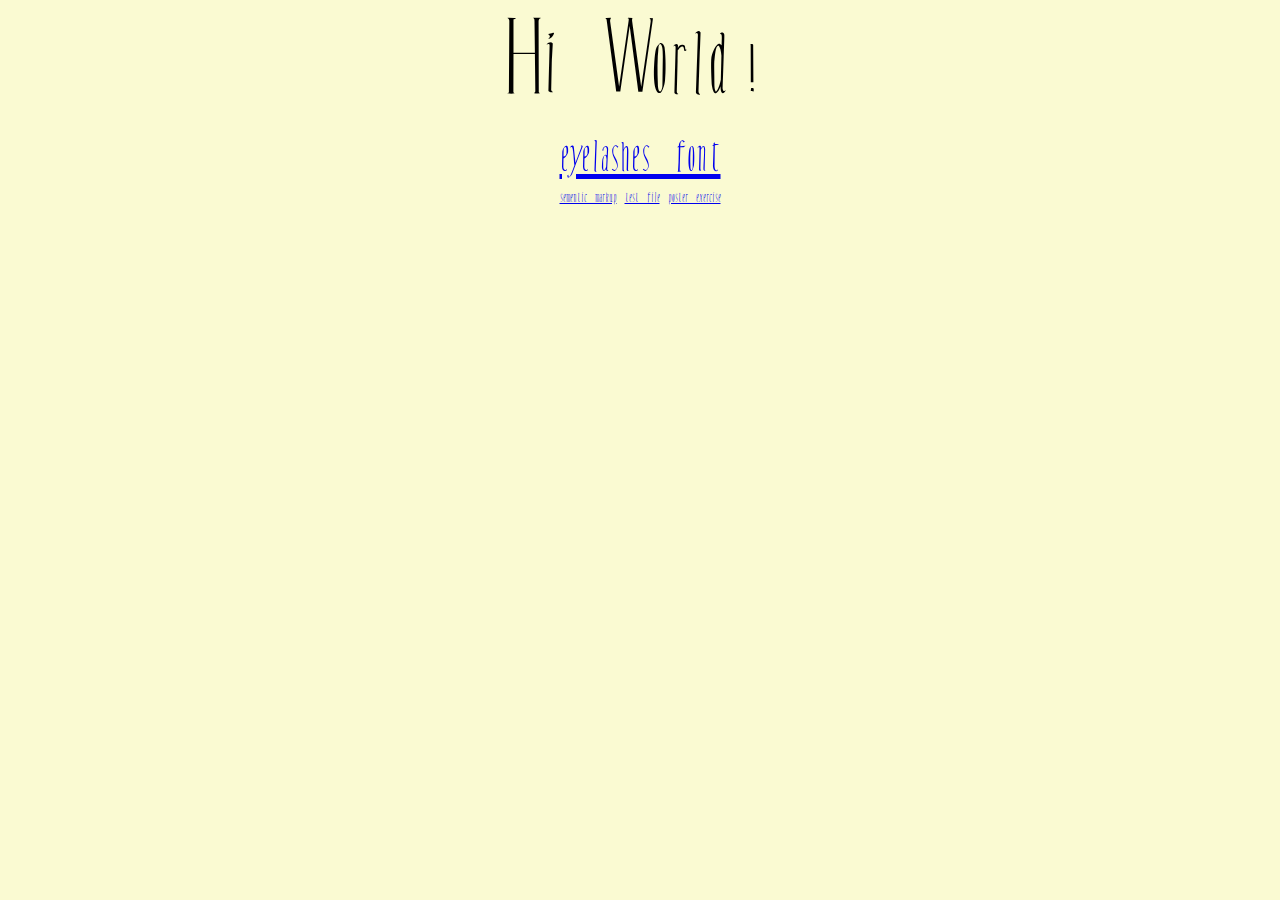
<file: index.html>
<!DOCTYPE html>
<html>
	<head>
		<meta charset="utf-8">
		<meta name="viewport" content="width=device-width, initial-scale=1">
		<title>Sample File</title>
		<link rel="stylesheet" type="text/css" href="css/style.css">
	</head>
	<body>
Hi World!
<div class="container">
		<div class="cell special">
		<a href="alllowercasewithoutspaces/index.html">eyelashes font</a></div>
		<div class="cell"> <a href="markup/index.html">sementic markup</a>
		<a href="test/test.html">test file</a>
<a href="poster/poster.html">poster exercise</a>
</div>


</body>

</html>
</file>
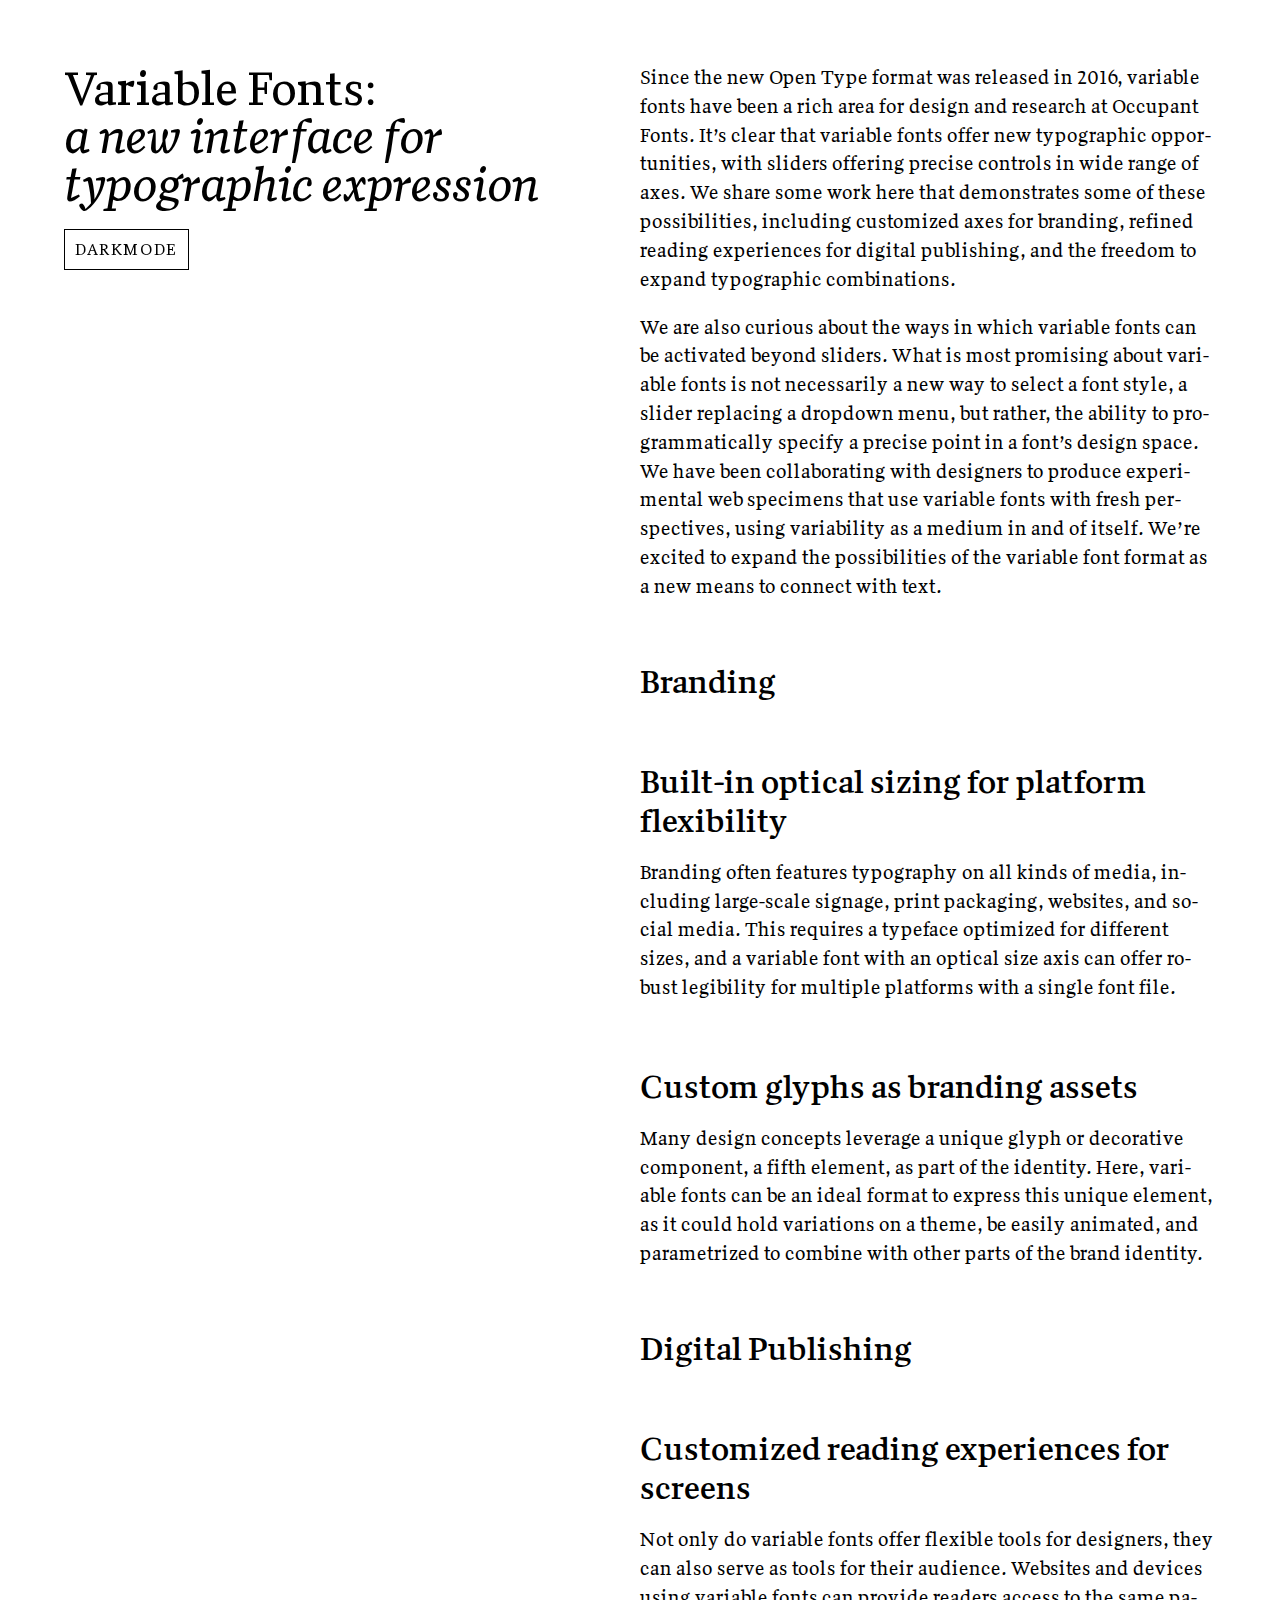
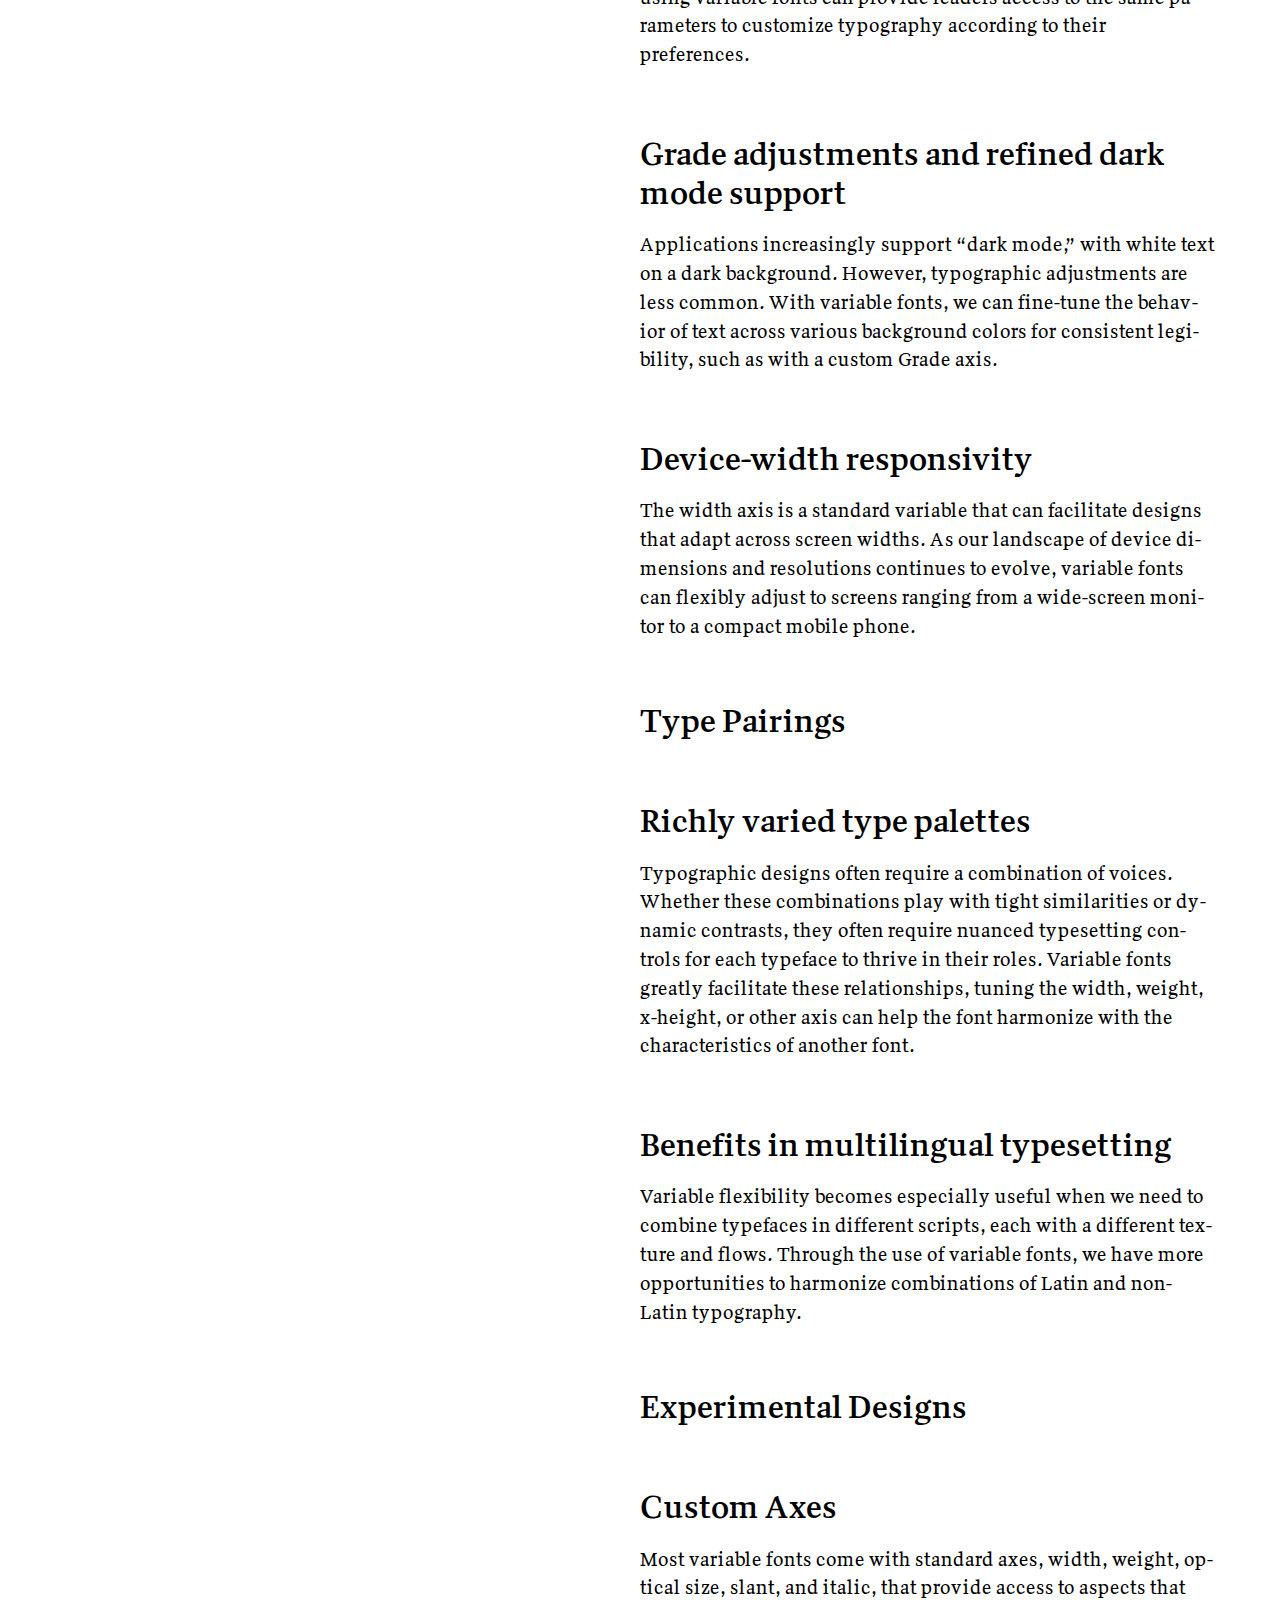
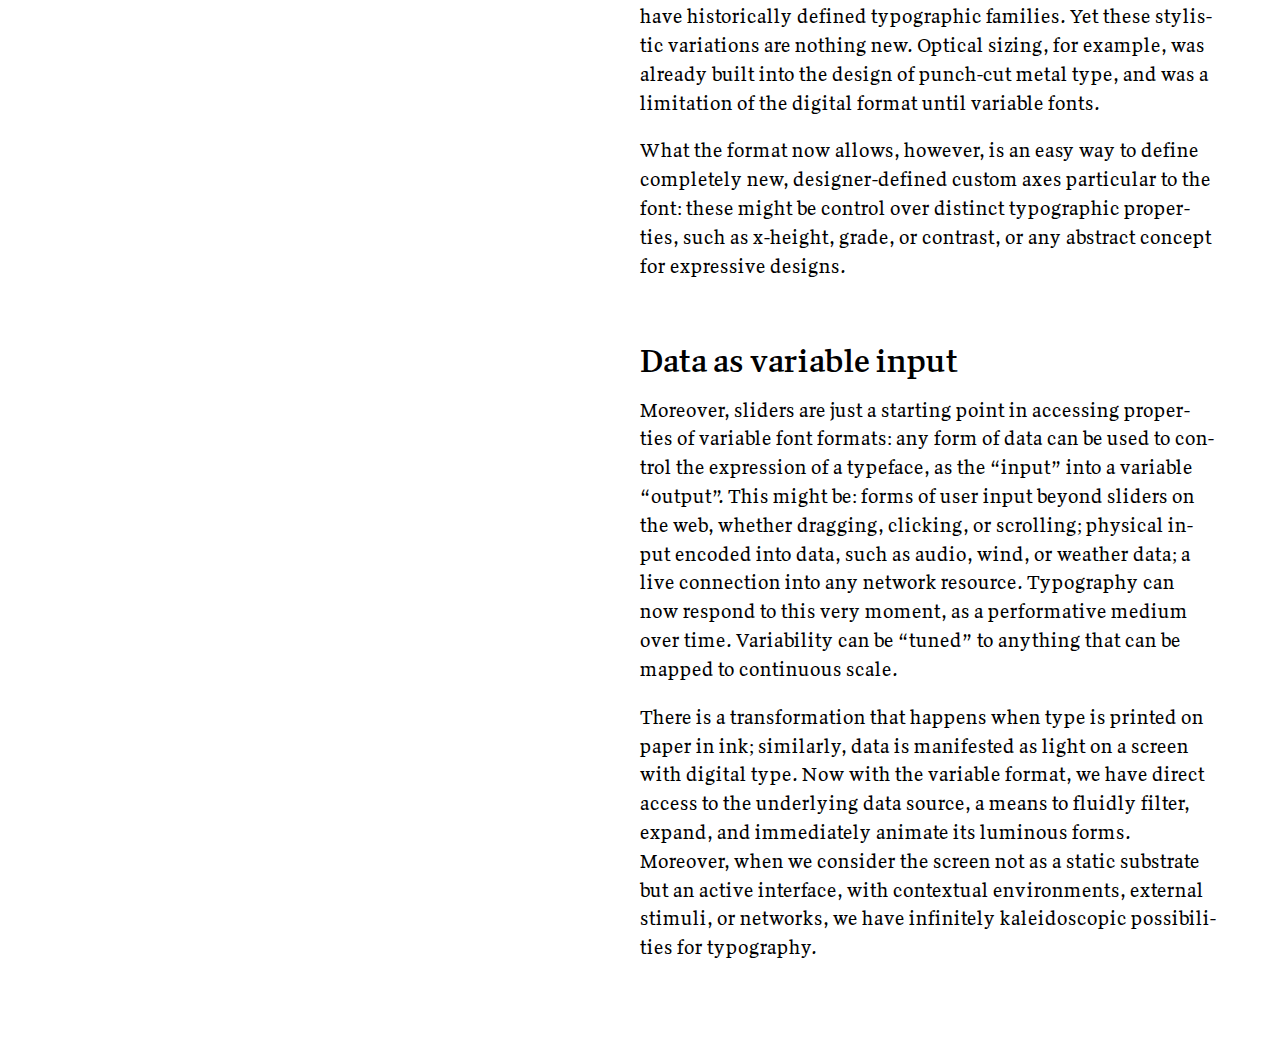
<file: 06-js-toggle/index.html>
<!DOCTYPE html>
<html lang="en-US">
<head>
	<meta charset="UTF-8">
	<title>Typography Workshop</title>
	<link rel="stylesheet" type="text/css" href="page.css">
</head>
<body>
	<article>
		<header class="cover">
			<h1>Variable Fonts:<br>
			<em>a new interface for typographic expression</em></h1>
			<div id="darkmodeTrigger">Darkmode</div>
		</header>
		<main>
			<p class="intro">
				Since the new Open Type format was released in 2016, variable fonts have been a rich area for design and research at Occupant Fonts. It’s clear that variable fonts offer new typographic opportunities, with sliders offering precise controls in wide range of axes. We share some work here that demonstrates some of these possibilities, including customized axes for branding, refined reading experiences for digital publishing, and the freedom to expand typographic combinations.
			</p>
			<p>
				We are also curious about the ways in which variable fonts can be activated beyond sliders. What is most promising about variable fonts is not necessarily a new way to select a font style, a slider replacing a dropdown menu, but rather, the ability to programmatically specify a precise point in a font’s design space. We have been collaborating with designers to produce experimental web specimens that use variable fonts with fresh perspectives, using variability as a medium in and of itself. We’re excited to expand the possibilities of the variable font format as a new means to connect with text.
			</p>

			<h2>Branding</h2>
			<h3>Built-in optical sizing for platform flexibility</h3>
			<p>
				Branding often features typography on all kinds of media, including large-scale signage, print packaging, websites, and social media. This requires a typeface optimized for different sizes, and a variable font with an optical size axis can offer robust legibility for multiple platforms with a single font file.
			</p>

			<h3>Custom glyphs as branding assets</h3>
			<p>
				Many design concepts leverage a unique glyph or decorative component, a fifth element, as part of the identity. Here, variable fonts can be an ideal format to express this unique element, as it could hold variations on a theme, be easily animated, and parametrized to combine with other parts of the brand identity.
			</p>

			<h2>Digital Publishing</h2>

			<h3>Customized reading experiences for screens</h3>
			<p>Not only do variable fonts offer flexible tools for designers, they can also serve as tools for their audience. Websites and devices using variable fonts can provide readers access to the same parameters to customize typography according to their preferences.
			</p>

			<h3>Grade adjustments and refined dark mode support</h3>
			<p>
				Applications increasingly support “dark mode,” with white text on a dark background. However, typographic adjustments are less common. With variable fonts, we can fine-tune the behavior of text across various background colors for consistent legibility, such as with a custom Grade axis.
			</p>

			<h3>Device-width responsivity</h3>
			<p>
				The width axis is a standard variable that can facilitate designs that adapt across screen widths. As our landscape of device dimensions and resolutions continues to evolve, variable fonts can flexibly adjust to screens ranging from a wide-screen monitor to a compact mobile phone.
			</p>

			<h2>Type Pairings</h2>
			<h3>Richly varied type palettes</h3>
			<p>
				Typographic designs often require a combination of voices. Whether these combinations play with tight similarities or dynamic contrasts, they often require nuanced typesetting controls for each typeface to thrive in their roles. Variable fonts greatly facilitate these relationships, tuning the width, weight, x-height, or other axis can help the font harmonize with the characteristics of another font.
			</p>
			
			<h3>Benefits in multilingual typesetting</h3>
			<p>
				Variable flexibility becomes especially useful when we need to combine typefaces in different scripts, each with a different texture and flows. Through the use of variable fonts, we have more opportunities to harmonize combinations of Latin and non-Latin typography.
			</p>

			<h2>Experimental Designs</h2>
			<h3>Custom Axes</h3>
			<p>
				Most variable fonts come with standard axes, width, weight, optical size, slant, and italic, that provide access to aspects that have historically defined typographic families. Yet these stylistic variations are nothing new. Optical sizing, for example, was already built into the design of punch-cut metal type, and was a limitation of the digital format until variable fonts.
			</p>
			<p>
				What the format now allows, however, is an easy way to define completely new, designer-defined custom axes particular to the font: these might be control over distinct typographic properties, such as x-height, grade, or contrast, or any abstract concept for expressive designs.
			</p>

			<h2>Data as variable input</h2>
			<p>
				Moreover, sliders are just a starting point in accessing properties of variable font formats: any form of data can be used to control the expression of a typeface, as the “input” into a variable “output”. This might be: forms of user input beyond sliders on the web, whether dragging, clicking, or scrolling; physical input encoded into data, such as audio, wind, or weather data; a live connection into any network resource. Typography can now respond to this very moment, as a performative medium over time. Variability can be “tuned” to anything that can be mapped to continuous scale.
			</p>
			<p>
				There is a transformation that happens when type is printed on paper in ink; similarly, data is manifested as light on a screen with digital type. Now with the variable format, we have direct access to the underlying data source, a means to fluidly filter, expand, and immediately animate its luminous forms. Moreover, when we consider the screen not as a static substrate but an active interface, with contextual environments, external stimuli, or networks, we have infinitely kaleidoscopic possibilities for typography.
			</p>
		</main>
	</article>
	<script language="javascript" src="script.js"></script>
</body>
</html>
</file>
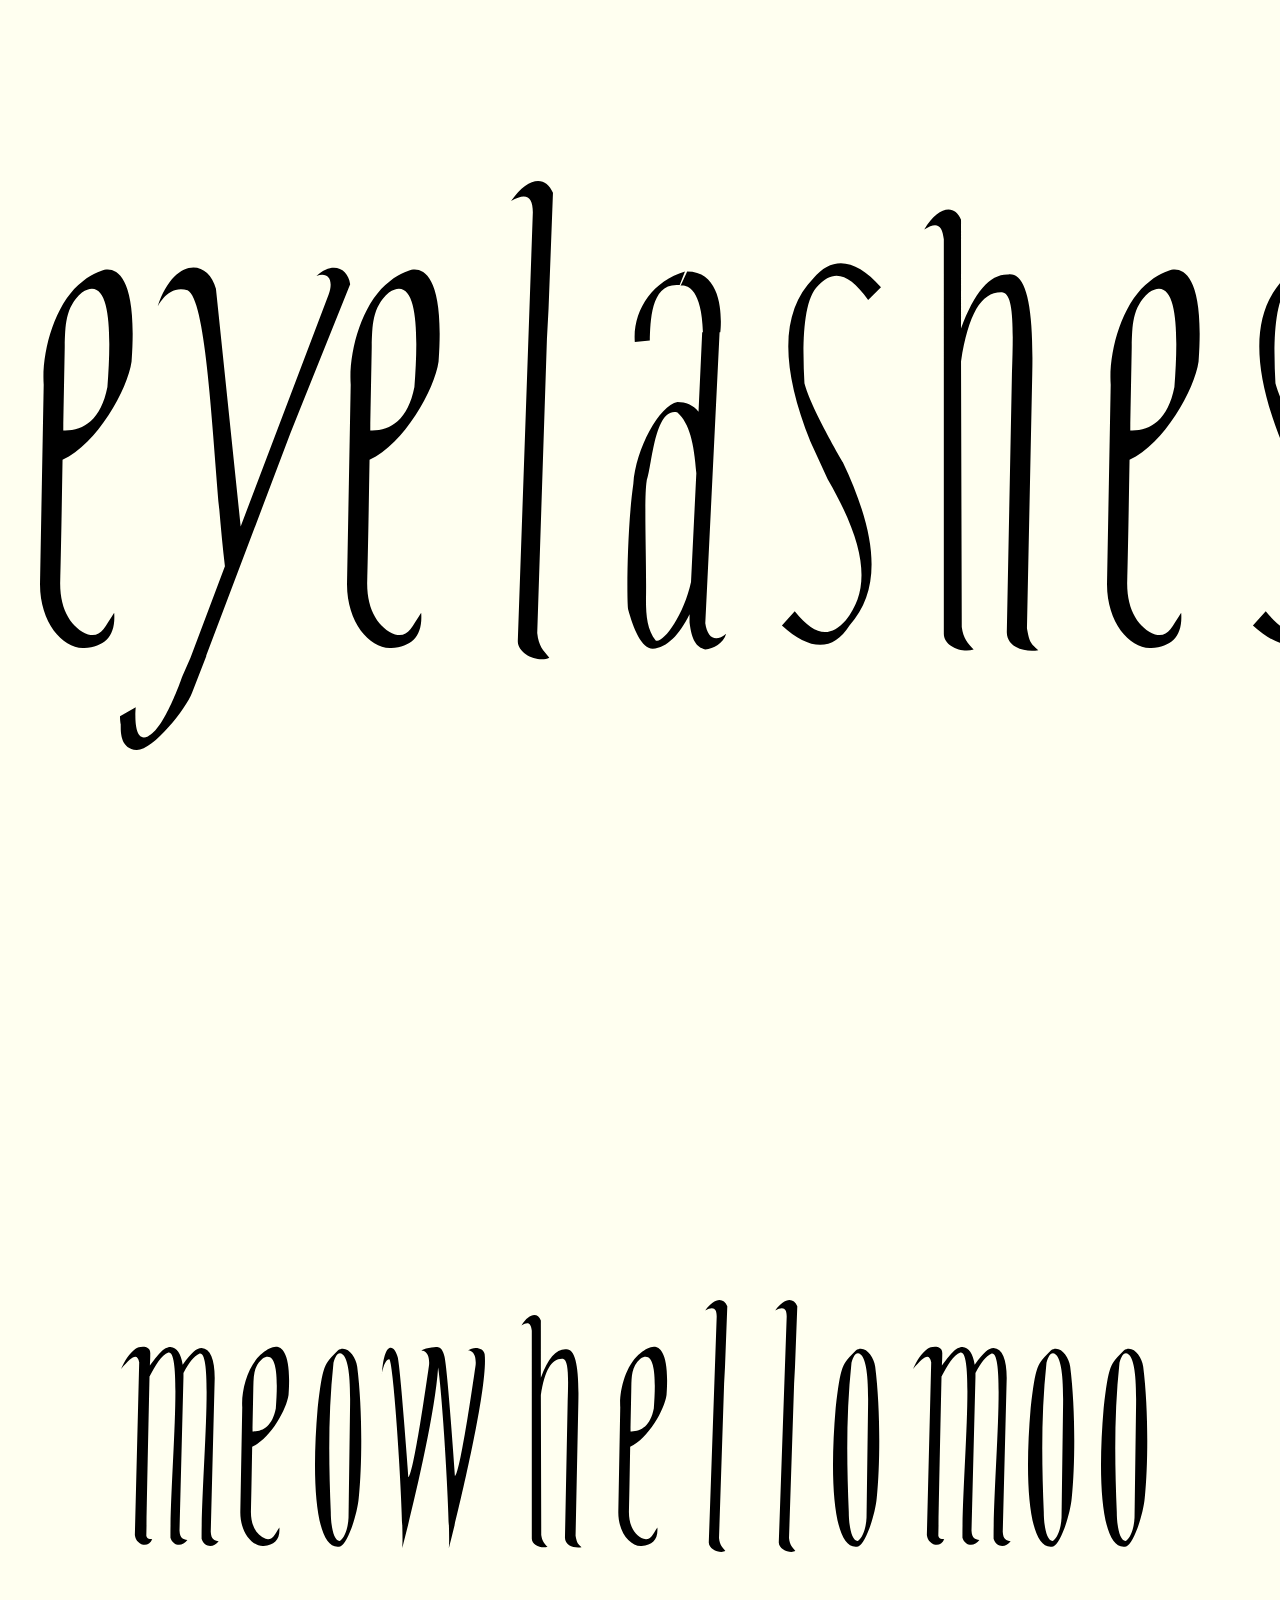
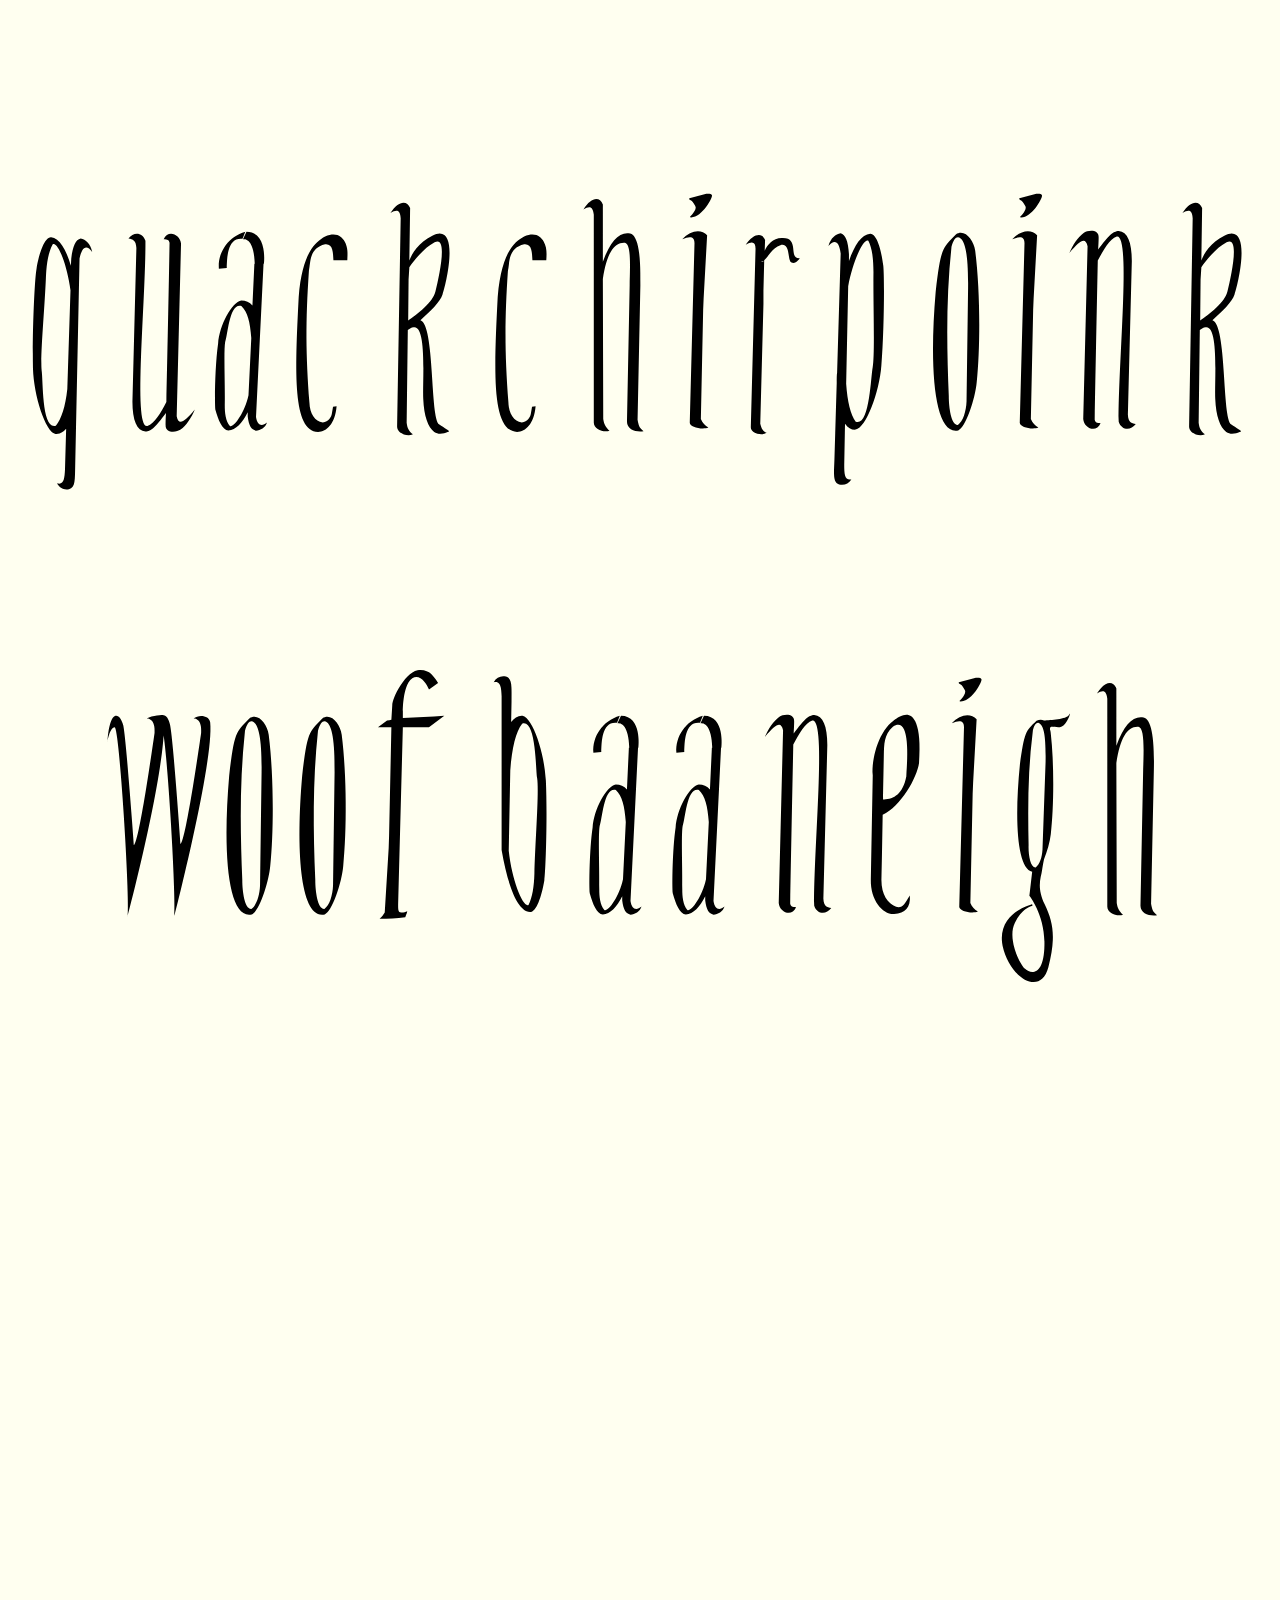
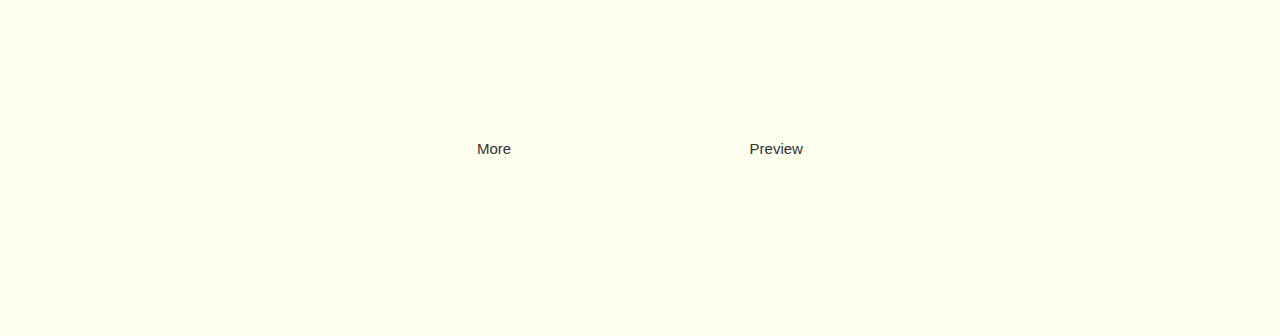
<file: alllowercasewithoutspaces/index.html>
<!DOCTYPE html>
<html lang="en">
<head>
  <meta charset="UTF-8">
  <meta name="viewport" content="width=device-width, initial-scale=1.0">
  <title>Eyelashes</title>
  <style>
    @font-face {
      font-family: 'eyelashes';
      src: url('eyelashes.otf') format('opentype');
      font-weight: 200;
    }
* {
  margin: 0;
  padding: 0;
  box-sizing: border-box;  /* 모든 요소의 padding과 border가 크기에 포함되도록 설정 */
}

body {
  background: ivory;
  font-family: 'eyelashes', sans-serif;
  font-size: 750px;
  text-align: center;
  margin: 0;
  padding: 10px;
}

.container {
  margin: 0 auto;  /* 상단 여백을 0으로 설정하여 여백 제거 */
  text-align: center;
  padding: 0;  /* 불필요한 padding 제거 */
}

.word-row {
  display: flex;
  justify-content: center;
  gap: 15px; /* 간격을 좁히지 않도록 유지 */
  margin-bottom: 10px;  /* 단어 간 간격 줄이기 */
}

.hover-container {
  position: relative;
  display: inline-block;
  cursor: pointer;
  font-size: 395px;
  margin: 0;  /* hover-container 간의 불필요한 여백을 없앰 */
}

/* Word style with hover skew */
.hover-container .word {
  display: inline-block;
  transition: transform 0.3s ease-in-out; /* 부드러운 skew 전환 */
}

.hover-container:hover .word {
  transform: rotateX(120deg) rotateY(-10deg) translateY(-200px);
}

.menu {
  margin-top: 5px;  /* 메뉴 위 여백을 최소화 */
  font-family: 'Avenir', sans-serif;
}

.menu a {
  text-decoration: none;
  margin: 0 15px;
  font-size: 15px;
  color: #333;
  transition: color 0.3s ease;
}

.menu a:hover {
  color: #007acc;
}

.blinking {
  display: inline-block;
  transition: transform 0.3s ease-in-out;
  animation: blink 2s infinite alternate; /* 블링크 애니메이션 */
  transform-origin: bottom center; /* 회전 기준점 */
  margin-bottom: 5px;  /* 블링크와 그 아래 요소 간 간격을 최소화 */
}

@keyframes blink {
  0% {
    transform: rotateX(120deg) rotateY(-10deg) translateY(-20px);
  }
}

/* Remove extra space between word rows */
.word-row + .word-row {
  margin-top: 5px;  /* 단어줄 간의 간격 줄이기 */
}


  </style>
</head>
<body>
   <div class="container">
    <div class="blinking"style="margin-bottom: 300px;">eyelashes</div> <!-- Blinking word -->
  </div>
  <div>
  <div class="container">
    <div class="word-row">
      <div class="hover-container">
        <span class="word">meow</span>
      </div>
      <div class="hover-container">
        <span class="word">hello</span>
      </div>
      <div class="hover-container">
        <span class="word">moo</span>
      </div>
    </div>
    <div class="word-row">
      <div class="hover-container">
        <span class="word">quack</span>
      </div>
      <div class="hover-container">
        <span class="word">chirp</span>
      </div>
      <div class="hover-container">
        <span class="word">oink</span>
      </div>
    </div>
    <div class="word-row">
      <div class="hover-container">
        <span class="word">woof</span>
      </div>
      <div class="hover-container">
        <span class="word">baa</span>
      </div>
      <div class="hover-container">
        <span class="word">neigh</span>
      </div>
    </div>
    <div class="menu">
      <a href="more/index 2.html">More</a>
      <a href="preview/index 2.html">Preview</a>
    </div>
</body>

</html>
</file>
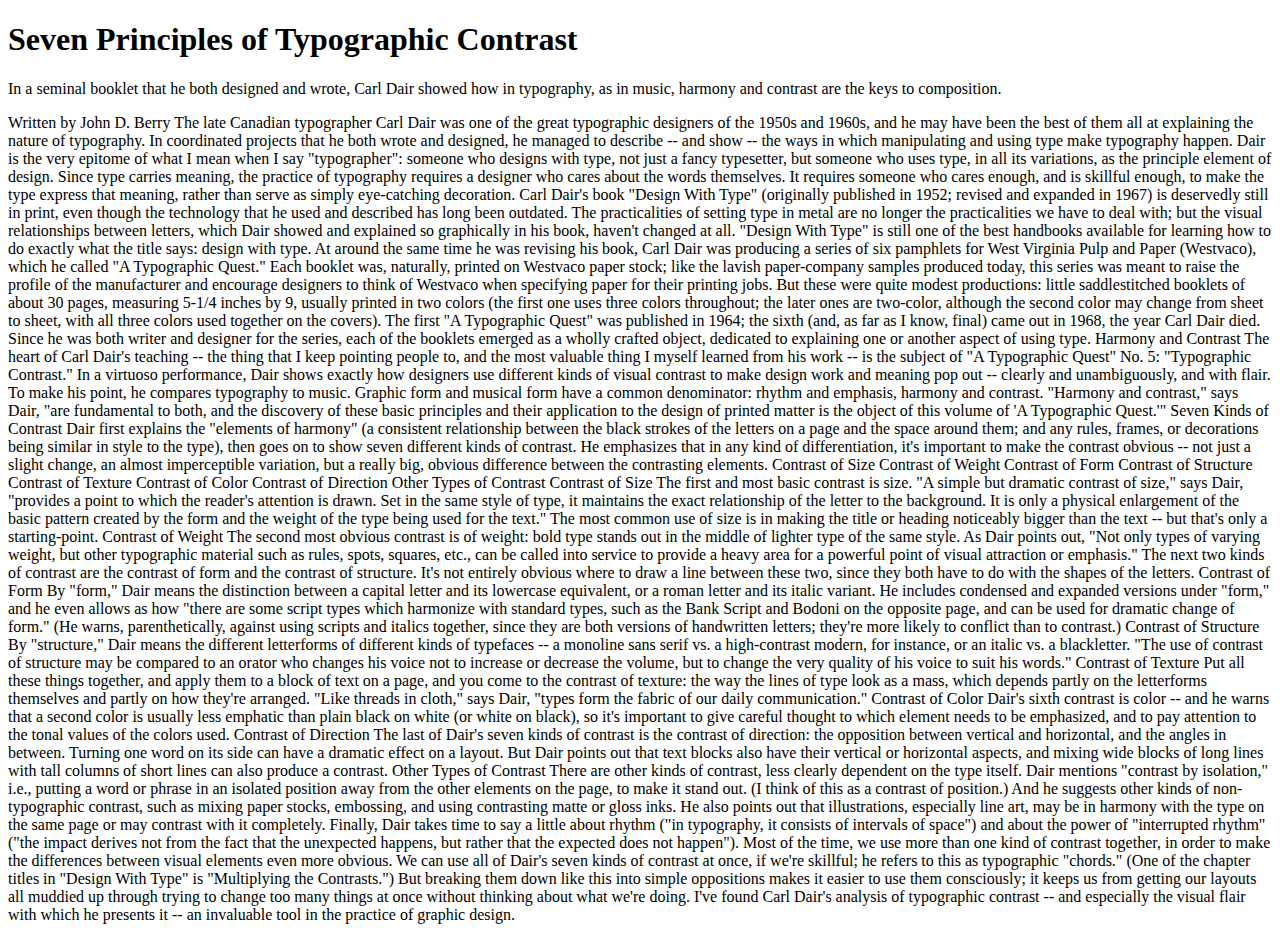
<file: markup/index.html>
<!DOCTYPE html>
<html>
	<head>
		<title>HTML Semantic Markup Exercise</title>
		<meta charset="utf-8">
		<meta name="viewport" content="width=device-width, initial-scale=1">
	</head>
	<body>
		<h1>Seven Principles of Typographic Contrast</h1>

<p> In a seminal booklet that he both designed and wrote, Carl Dair showed how in typography, as in music, harmony and contrast are the keys to composition.</p>

<p>Written by John D. Berry

The late Canadian typographer Carl Dair was one of the great typographic designers of the 1950s and 1960s, and he may have been the best of them all at explaining the nature of typography. In coordinated projects that he both wrote and designed, he managed to describe -- and show -- the ways in which manipulating and using type make typography happen.

Dair is the very epitome of what I mean when I say "typographer": someone who designs with type, not just a fancy typesetter, but someone who uses type, in all its variations, as the principle element of design. Since type carries meaning, the practice of typography requires a designer who cares about the words themselves. It requires someone who cares enough, and is skillful enough, to make the type express that meaning, rather than serve as simply eye-catching decoration.

Carl Dair's book "Design With Type" (originally published in 1952; revised and expanded in 1967) is deservedly still in print, even though the technology that he used and described has long been outdated. The practicalities of setting type in metal are no longer the practicalities we have to deal with; but the visual relationships between letters, which Dair showed and explained so graphically in his book, haven't changed at all. "Design With Type" is still one of the best handbooks available for learning how to do exactly what the title says: design with type.

At around the same time he was revising his book, Carl Dair was producing a series of six pamphlets for West Virginia Pulp and Paper (Westvaco), which he called "A Typographic Quest." Each booklet was, naturally, printed on Westvaco paper stock; like the lavish paper-company samples produced today, this series was meant to raise the profile of the manufacturer and encourage designers to think of Westvaco when specifying paper for their printing jobs. But these were quite modest productions: little saddlestitched booklets of about 30 pages, measuring 5-1/4 inches by 9, usually printed in two colors (the first one uses three colors throughout; the later ones are two-color, although the second color may change from sheet to sheet, with all three colors used together on the covers). The first "A Typographic Quest" was published in 1964; the sixth (and, as far as I know, final) came out in 1968, the year Carl Dair died. Since he was both writer and designer for the series, each of the booklets emerged as a wholly crafted object, dedicated to explaining one or another aspect of using type.

Harmony and Contrast

The heart of Carl Dair's teaching -- the thing that I keep pointing people to, and the most valuable thing I myself learned from his work -- is the subject of "A Typographic Quest" No. 5: "Typographic Contrast." In a virtuoso performance, Dair shows exactly how designers use different kinds of visual contrast to make design work and meaning pop out -- clearly and unambiguously, and with flair. To make his point, he compares typography to music.

Graphic form and musical form have a common denominator: rhythm and emphasis, harmony and contrast. "Harmony and contrast," says Dair, "are fundamental to both, and the discovery of these basic principles and their application to the design of printed matter is the object of this volume of 'A Typographic Quest.'"

Seven Kinds of Contrast

Dair first explains the "elements of harmony" (a consistent relationship between the black strokes of the letters on a page and the space around them; and any rules, frames, or decorations being similar in style to the type), then goes on to show seven different kinds of contrast. He emphasizes that in any kind of differentiation, it's important to make the contrast obvious -- not just a slight change, an almost imperceptible variation, but a really big, obvious difference between the contrasting elements.

Contrast of Size
Contrast of Weight
Contrast of Form
Contrast of Structure
Contrast of Texture
Contrast of Color
Contrast of Direction
Other Types of Contrast

Contrast of Size

The first and most basic contrast is size. "A simple but dramatic contrast of size," says Dair, "provides a point to which the reader's attention is drawn. Set in the same style of type, it maintains the exact relationship of the letter to the background. It is only a physical enlargement of the basic pattern created by the form and the weight of the type being used for the text." The most common use of size is in making the title or heading noticeably bigger than the text -- but that's only a starting-point.

Contrast of Weight

The second most obvious contrast is of weight: bold type stands out in the middle of lighter type of the same style. As Dair points out, "Not only types of varying weight, but other typographic material such as rules, spots, squares, etc., can be called into service to provide a heavy area for a powerful point of visual attraction or emphasis."

The next two kinds of contrast are the contrast of form and the contrast of structure. It's not entirely obvious where to draw a line between these two, since they both have to do with the shapes of the letters.


Contrast of Form

By "form," Dair means the distinction between a capital letter and its lowercase equivalent, or a roman letter and its italic variant. He includes condensed and expanded versions under "form," and he even allows as how "there are some script types which harmonize with standard types, such as the Bank Script and Bodoni on the opposite page, and can be used for dramatic change of form." (He warns, parenthetically, against using scripts and italics together, since they are both versions of handwritten letters; they're more likely to conflict than to contrast.)

Contrast of Structure

By "structure," Dair means the different letterforms of different kinds of typefaces -- a monoline sans serif vs. a high-contrast modern, for instance, or an italic vs. a blackletter. "The use of contrast of structure may be compared to an orator who changes his voice not to increase or decrease the volume, but to change the very quality of his voice to suit his words."

Contrast of Texture

Put all these things together, and apply them to a block of text on a page, and you come to the contrast of texture: the way the lines of type look as a mass, which depends partly on the letterforms themselves and partly on how they're arranged. "Like threads in cloth," says Dair, "types form the fabric of our daily communication."


Contrast of Color

Dair's sixth contrast is color -- and he warns that a second color is usually less emphatic than plain black on white (or white on black), so it's important to give careful thought to which element needs to be emphasized, and to pay attention to the tonal values of the colors used.

Contrast of Direction

The last of Dair's seven kinds of contrast is the contrast of direction: the opposition between vertical and horizontal, and the angles in between. Turning one word on its side can have a dramatic effect on a layout. But Dair points out that text blocks also have their vertical or horizontal aspects, and mixing wide blocks of long lines with tall columns of short lines can also produce a contrast.

Other Types of Contrast

There are other kinds of contrast, less clearly dependent on the type itself. Dair mentions "contrast by isolation," i.e., putting a word or phrase in an isolated position away from the other elements on the page, to make it stand out. (I think of this as a contrast of position.) And he suggests other kinds of non-typographic contrast, such as mixing paper stocks, embossing, and using contrasting matte or gloss inks. He also points out that illustrations, especially line art, may be in harmony with the type on the same page or may contrast with it completely.

Finally, Dair takes time to say a little about rhythm ("in typography, it consists of intervals of space") and about the power of "interrupted rhythm" ("the impact derives not from the fact that the unexpected happens, but rather that the expected does not happen").

Most of the time, we use more than one kind of contrast together, in order to make the differences between visual elements even more obvious. We can use all of Dair's seven kinds of contrast at once, if we're skillful; he refers to this as typographic "chords." (One of the chapter titles in "Design With Type" is "Multiplying the Contrasts.") But breaking them down like this into simple oppositions makes it easier to use them consciously; it keeps us from getting our layouts all muddied up through trying to change too many things at once without thinking about what we're doing. I've found Carl Dair's analysis of typographic contrast -- and especially the visual flair with which he presents it -- an invaluable tool in the practice of graphic design.</p>

	</body>
</html>
</file>
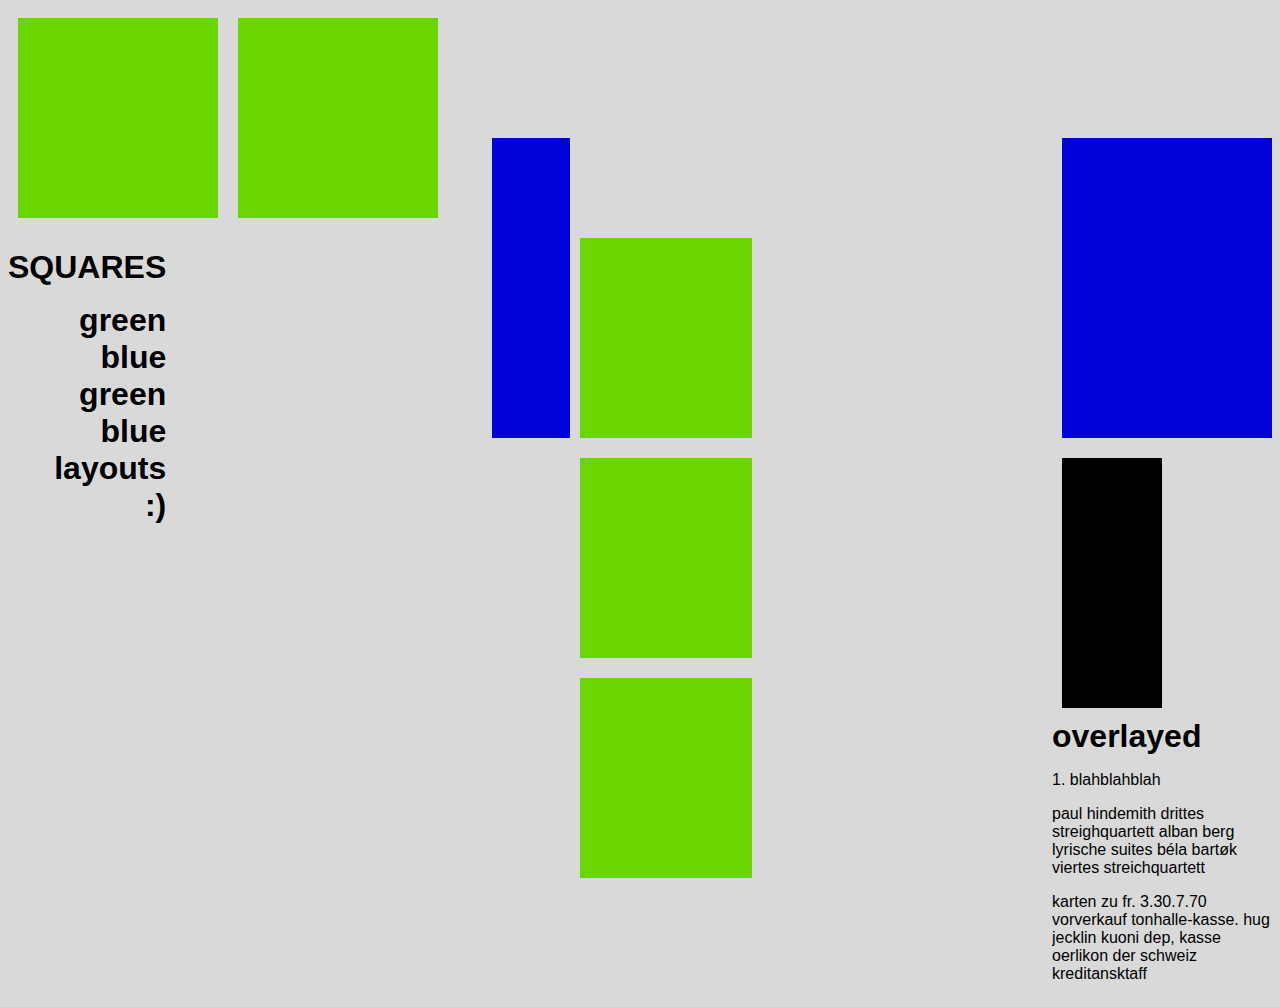
<file: poster/poster.html>
<!DOCTYPE html>
<html>
<head>
	<meta http-equiv="x-ua-compatible" content="ie=edge">
    <meta charset="utf-8">
	<meta name="viewport" content="width=device-width, initial-scale=1"> 
   		<meta name="viewport" content="width=device-width, initial-scale=1">
    <title>Poster</title>
    <link rel="stylesheet" type="text/css" href="poster.css">
</head>
<body>

<div id="poster">
	<div id="yellowsq">
		<div class="square">
		</div>

		<div class="square">
		</div>
	</div>
		<div id="text">
		<div class="left">
			<h1>SQUARES</h1>

			<h2>green blue green blue</h2>
			<h2>layouts</h2>
			<h2>:)</h2>
			
		</div>
	<div id="bluesq">
		<div class="square">
		</div>
	</div>
		<div id="yellowsq">
		<div class="square">
		</div>

		<div class="square">
		</div>

		<div class="square">
		</div>
	</div>
	<div id="bluesq">
		<div class="square">
		</div>
<div id="blacksq">
		<div class="square">
		</div>

<!-- closing left div -->
		<div class="right">
			<h1>overlayed</h1>
			<p>1. blahblahblah
			</p>
			<p>
			paul hindemith drittes streighquartett alban berg lyrische suites béla bartøk viertes streichquartett
			</p>
			<p>
			karten zu fr. 3.30.7.70 vorverkauf tonhalle-kasse. hug jecklin kuoni dep, kasse oerlikon der schweiz kreditansktaff
			</p>
		</div><!-- closing right div -->
	</div><!-- closing tet div -->



</div><!--end poster-->
</body>
</html>
</file>
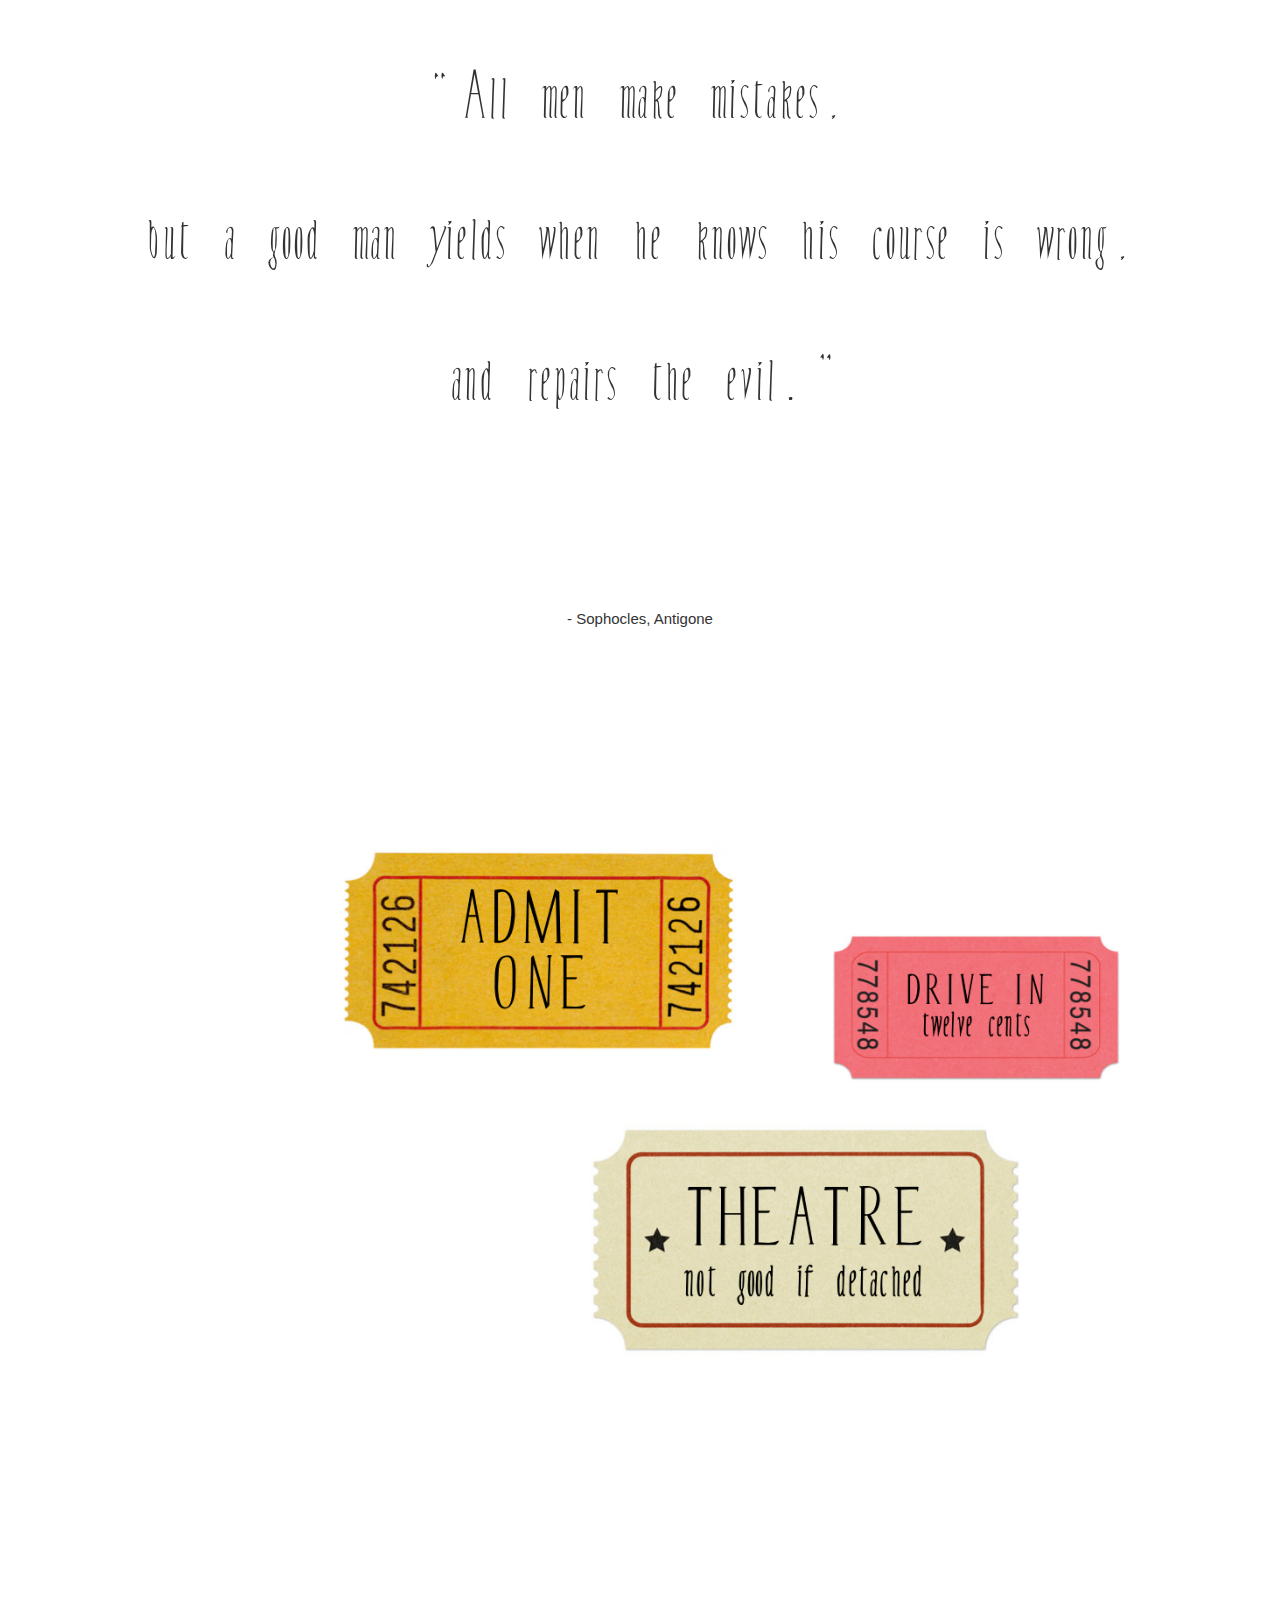
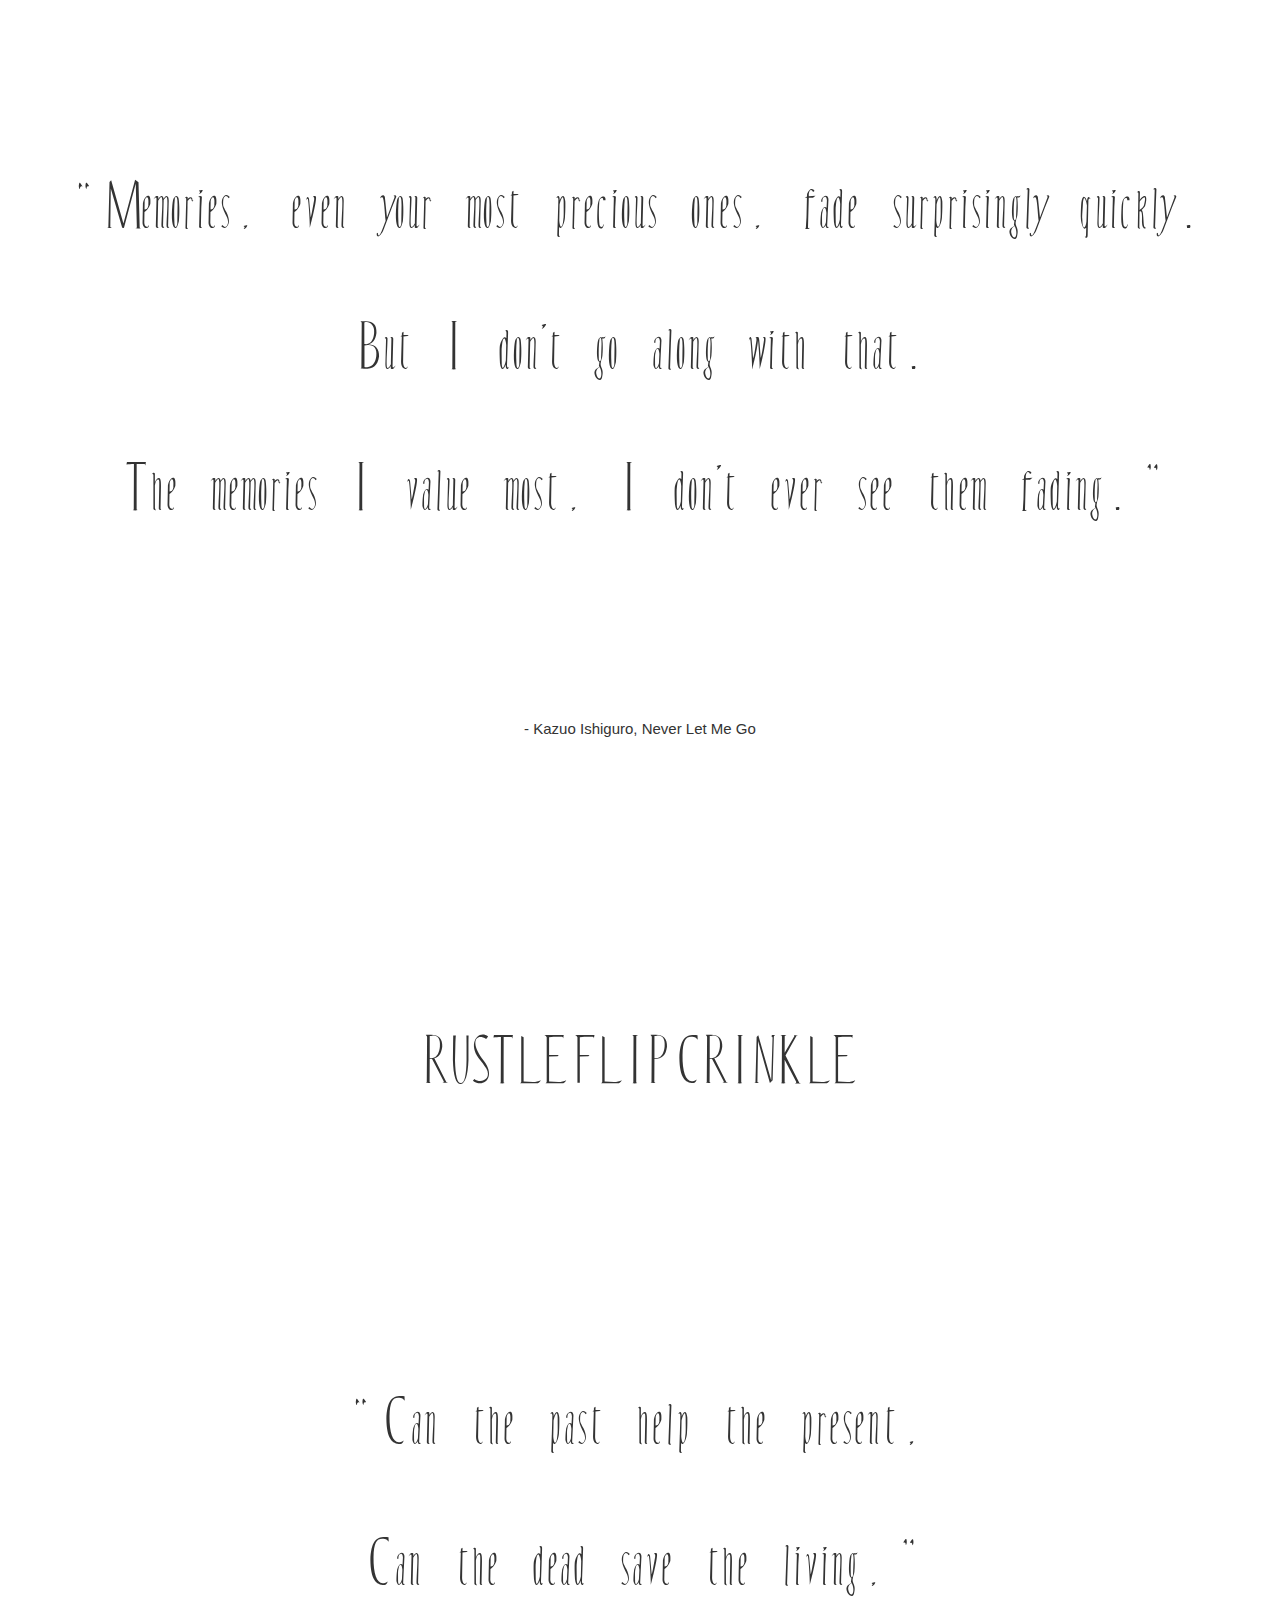
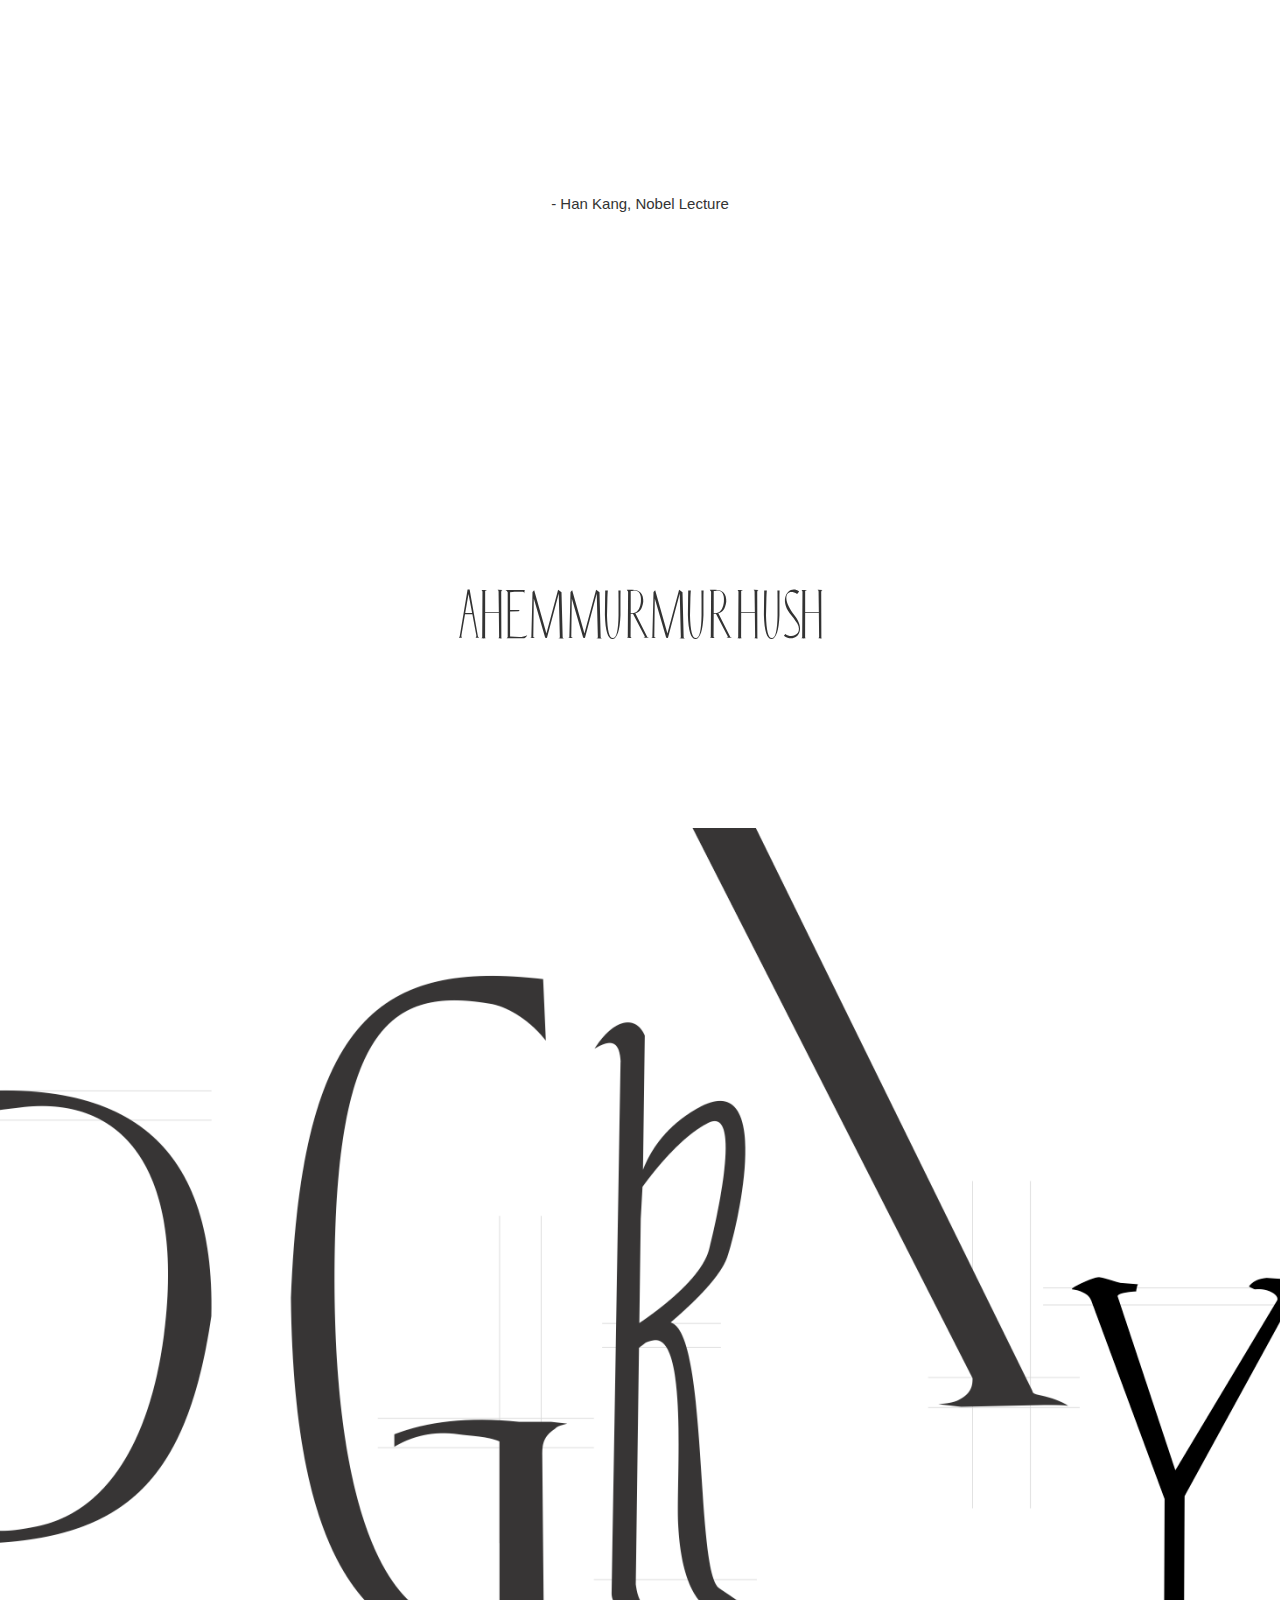
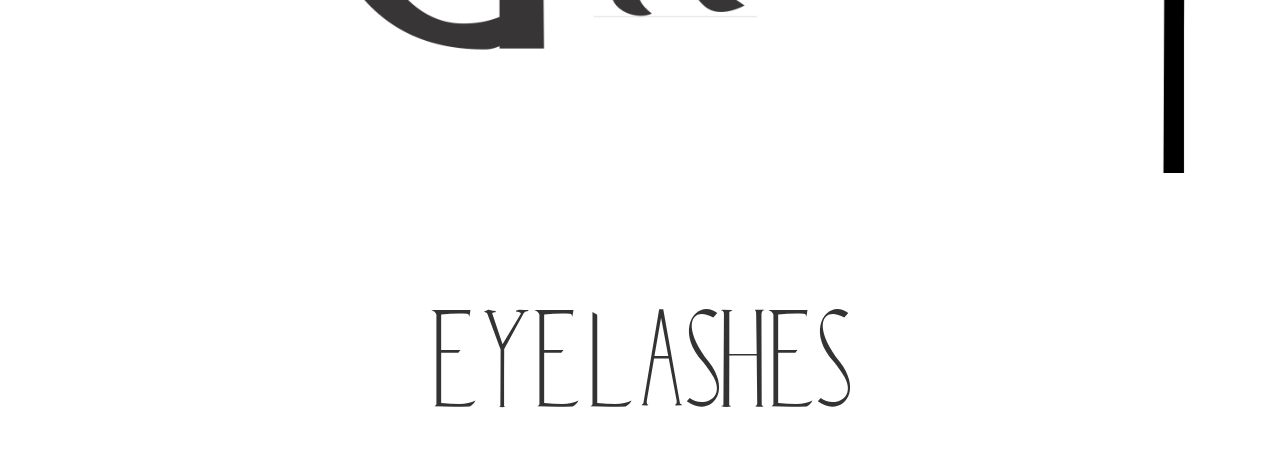
<file: alllowercasewithoutspaces/more/index 2.html>
<!DOCTYPE html>
<html lang="en">
  <head>
    <meta charset="UTF-8">
    <meta name="viewport" content="width=device-width, initial-scale=1.0">
    <title>More Page</title>
    <style>
      /* 종이 질감 배경 -> 크림색으로 변경 */
      body {
        margin: 0;
        padding: 0;
        font-family: 'Avenir', sans-serif; /* 기본 폰트 */
        background-color: #ffff; /* 크림색 배경 */
        display: flex;
        justify-content: center;
        align-items: center;
        min-height: 100vh;
        color: #333;
        flex-direction: column;
        text-align: center;
      }

      /* 아이래쉬 폰트 적용 (아이래쉬 폰트를 추가해야 함) */
      @font-face {
        font-family: 'eyelashes';
        src: url('eyelashes.otf') format('opentype'); /* 아이래쉬 폰트 파일 경로 */
        font-weight: 400;
      }

      /* 큰 폰트 (아이래쉬) */
      .large-text {
        font-family: 'eyelashes', sans-serif; /* 아이래쉬 폰트 적용 */
        font-size: 128px;
        margin: 20px;
        transition: transform 0.3s ease;
      }

      /* 큰 텍스트에 hover 효과 */
      .hover-container {
      position: relative;
      display: inline-block;
      cursor: pointer;
          font-size: 350px;
          margin-bottom: 100px;
    }

    /* Word style with hover skew */
    .hover-container .word {
      font-family: 'eyelashes', sans-serif; /* 아이래쉬 폰트 적용 */
        font-size: 64px;
      display: inline-block;
      transition: transform 0.3s ease-in-out; /* Smooth skew transition */
    }

    .hover-container:hover .word {
      transform: rotateX(120deg)rotateY(-10deg)translateY(-200px);
    }

      /* 작은 폰트 (조지아) */
      .small-text {
        font-family: 'Avenir', sans-serif;
        font-size: 15px;
        line-height: 1.6;
        max-width: 800px;
        margin: 20px auto;
      }

      /* 이미지 스타일 */
      .full-screen-img {
        width: 105%;
        height: 105vh;
        object-fit: cover;
        margin: 10px 0;
      }

      /* 중앙 정렬 및 레이아웃 */
      .content-container {
        display: flex;
        flex-direction: column;
        align-items: center;
        justify-content: center;
        max-width: 1200px;
        width: 90%;
        padding: 20px;
      }


      /* 각 이미지 항목 스타일 */
      .image-container img {
        width: 105%; /* 한 줄에 두 개씩 배치 */
        height: 105vh;
        object-fit: cover;
        transition: transform 0.3s ease;
             margin-bottom:100px;
      }


    </style>
  </head>
  <body>
              <div class="hover-container">
        <span class="word"> <p>“All men make mistakes,</p> but a good man yields when he knows his course is wrong, <p>and repairs the evil.”</p></span>
      </div>
       <div class="small-text">
        - Sophocles, Antigone
      </div>

 
      <!-- 이미지 컨테이너 -->
      <div class="image-container">
         <img src="eyelashes finalizing ppt (dragged) 4.png" class="full-screen-img" alt="Image 1">
      <div>

           <div class="hover-container">
        <span class="word"> <p> “Memories, even your most precious ones, fade surprisingly quickly.</p> But I don’t go along with that. <p>The memories I value most, I don’t ever see them fading.”</p></span>
      </div>
       <div class="small-text">
        - Kazuo Ishiguro, Never Let Me Go
      </div>

        <div class="word-row">
      <div class="hover-container">
        <span class="word">RUSTLE</span>
      </div>
      <div class="hover-container">
        <span class="word">FLIP</span>
      </div>
      <div class="hover-container">
        <span class="word">CRINKLE</span>
      </div>
    </div>

               <div class="hover-container">
        <span class="word">   <p>“Can the past help the present,</p> <p>Can the dead save the living,”</p></span>
      </div>
       <div class="small-text"><p style="margin-bottom: 100px;">
     
        - Han Kang, Nobel Lecture
      </div>

               <div class="word-row">
      <div class="hover-container">
        <span class="word">AHEM</span>
      </div>
      <div class="hover-container">
        <span class="word">MURMUR</span>
      </div>
      <div class="hover-container">
        <span class="word">HUSH</span>
      </div>
    </div>

            <div class="image-container">
        <img src="eyelashes finalizing ppt (dragged) 2.png" class="full-screen-img" alt="Image 1">

      </div>


   <div class="large-text">
          EYELASHES
          <div>

 

      </div>

      

    
    </div>
  </body>
</html>
</file>
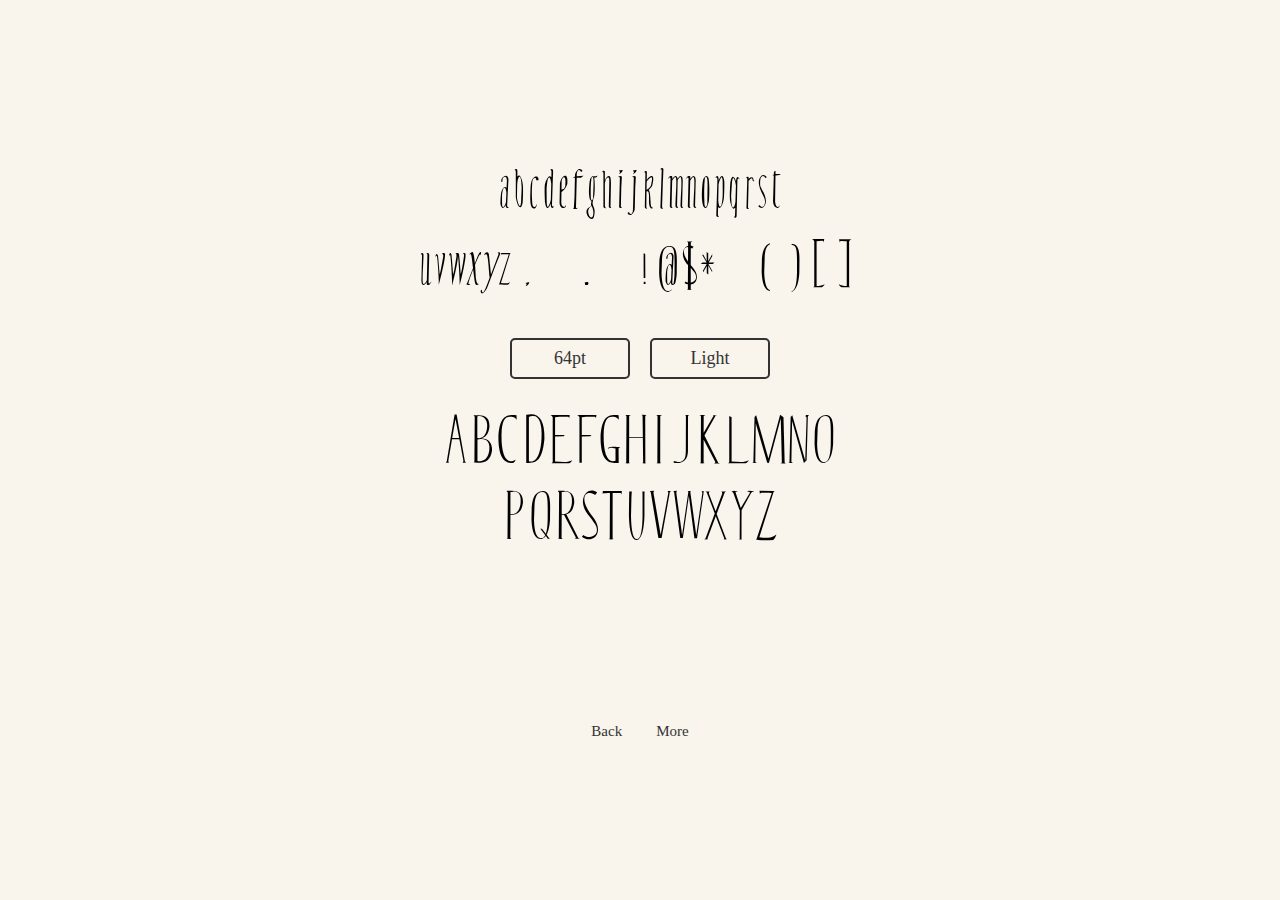
<file: alllowercasewithoutspaces/preview/index 2.html>
<!DOCTYPE html>
<html lang="en">
  <head>
    <meta charset="UTF-8">
    <meta name="viewport" content="width=device-width, initial-scale=1.0">
    <title>Font Preview</title>
    <style>
      @font-face {
        font-family: 'eyelashes';
        src: url('eyelashes.otf') format('opentype');
        font-weight: 400;
      }

      body {
        margin: 0;
        padding: 0;
        font-family: sans-serif;
        background-color: #F9F4EC; /* 기본 배경색 */
        color: #000;
        display: flex;
        justify-content: center;
        align-items: center;
        min-height: 100vh;
        flex-direction: column;
        transition: background-color 0.5s, color 0.5s;
      }

      .container {
        text-align: center;
        width: 90%;
        max-width: 800px;
      }

      /* 폰트 프리뷰 영역 */
      .font-preview {
        font-family: 'eyelashes', sans-serif;
        font-size: 64px; /* 초기 폰트 크기 */
        line-height: 1.2;
        margin: 10px 0;
        transition: font-size 0.3s ease, transform 0.3s ease;
        transform: translateY(0); /* 중앙 정렬 보정 */
        word-wrap: break-word; /* 창 크기에 맞춰 줄 바꿈 */
        text-align: center; /* 텍스트 중앙 정렬 */
      }

      .font-preview.uppercase {
        margin-top: 30px;
      }

      /* 버튼 스타일 */
      .buttons {
        margin: 30px 0;
        display: flex;
        justify-content: center;
        gap: 20px;
      }

      .menu {
        margin-top: 0px;
        font-family: 'Avenir', serif;
      }

      .menu a {
        text-decoration: none;
        margin: 0 15px;
        font-size: 15px;
        color: #333;
        transition: color 0.3s ease;
      }

      .menu a:hover {
        color: #007acc;
      }

      button {
        font-size: 18px;
        font-family: Avenir, serif; /* 버튼 폰트 Georgia */
        padding: 8px 15px;
        border: 2px solid #333;
        background-color: transparent;
        color: #333;
        cursor: pointer;
        border-radius: 5px;
        transition: all 0.3s ease;
        min-width: 120px;
      }

      button:hover {
        background-color: #333;
        color: #FFF;
      }

      /* 다크모드 스타일 */
      body.dark-mode {
        background-color: #000; /* 완전 검정 */
        color: #FFF;
      }

      body.dark-mode button {
        border-color: #FFF;
        color: #FFF;
      }

      body.dark-mode button:hover {
        background-color: #FFF;
        color: #000;
      }

      /* 메뉴 다크모드 스타일 */
      body.dark-mode .menu a {
        color: #FFF;
      }

      body.dark-mode .menu a:hover {
        color: #007acc;
      }
    </style>
  </head>
  <body>
    <div class="container">
      <!-- 소문자와 특수문자 -->
      <div class="font-preview lowercase" id="previewText">
        abcdefghijklmnopqrst<br>uvwxyz, . !@$* ()[]
      </div>

      <!-- 버튼 영역 -->
      <div class="buttons">
        <button id="sizeButton" onclick="changeFontSize()">64pt</button>
        <button id="themeButton" onclick="toggleTheme()">Light</button>
      </div>

      <!-- 대문자 -->
      <div class="font-preview uppercase">
        ABCDEFGHIJKLMNO<br>PQRSTUVWXYZ
      </div>
    </div>

    <script>
      let isLargeFont = false;

      // 폰트 크기 토글
      function changeFontSize() {
        const previews = document.querySelectorAll('.font-preview');
        const button = document.getElementById('sizeButton');

        if (isLargeFont) {
          previews.forEach((el) => {
            el.style.fontSize = '64px';
            el.style.transform = 'translateY(0)';
          });
          button.innerText = '64pt';
        } else {
          previews.forEach((el) => {
            el.style.fontSize = '512px'; /* 변경된 크기 */
            el.style.transform = 'translateY(-50px)'; /* 크기에 맞춰 보정 */
          });
          button.innerText = '512pt';
        }

        isLargeFont = !isLargeFont;
      }

      // 다크모드 토글
      function toggleTheme() {
        const body = document.body;
        const button = document.getElementById('themeButton');

        body.classList.toggle('dark-mode');

        if (body.classList.contains('dark-mode')) {
          button.innerText = 'Dark';
        } else {
          button.innerText = 'Light';
        }
      }
    </script>

    <div class="menu">
      <p style="margin-top: 150px;">
        <a href="../index.html">Back</a>
        <a href="../index 2.html">More</a>
      </p>
    </div>
  </body>
</html>
</file>
<file: css/style.css>
@font-face{
	font-family: 'eyelashes';
	src: url('eyelashes.otf') format('opentype');
	font-weight: 400;
	text-align: center;
}

body{
	/* this is the outermost element on your page*/
	background: lightgoldenrodyellow;
	font-family: 'eyelashes';
	font-size: 100px;
	text-align: center;
}
.cell {
    font-size: 16px; /* 일반 cell의 폰트 크기 */
    text-align: center;
}

.cell.special {
    font-size: 50px; /* special 클래스의 폰트 크기 */
    text-align: center;
}
</file>
<file: 06-js-toggle/page.css>
/*setup the variable font*/

@font-face {
    font-family: 'Quiosco VF';
    font-weight: 400 700;
    src: url(fonts/Quiosco-VF-Roman-Trial.woff2) format("woff2-variations");
}

@font-face {
    font-family: 'Quiosco VF';
    font-weight: 400 700;
    font-style: italic;
    src: url(fonts/Quiosco-VF-Italic-Trial.woff2) format("woff2-variations");
}


:root{
  --wght: 270;
  --grad: 0;

  --pad: 4rem;
  --pad-small: 1.2rem;
  --size-large: 3rem;
  --size-medium: 2rem;
  --size-base: 1.2rem;
  --size-small: 1rem;
}

*{
    box-sizing: border-box;
    margin: 0;
    padding: 0;
    font-family: 'Quiosco VF';
    font-variation-settings: 'wght' var(--wght), 'GRAD' var(--grad);
}

body{
    background: white;
    color: black;
}

.darkmode{
    background: black;
    color: white;
    --grad: -100;
}

.darkmode h3{
    color: yellow;
}

#darkmodeTrigger{
    margin-top: 1em;
    border: 1px solid;
    padding: 10px;
    display: inline-block;
    text-transform: uppercase;
    letter-spacing: 0.1em;
}

#darkmodeTrigger:hover{
    background: grey;
    cursor: pointer;
}


article{
    padding: var(--pad);
}
header{
    position: fixed;
    width: 40%;
}
main{
    margin-left: 50%;
    max-width: 36em;
}

section{
    background: white;
    margin: auto;
    width: 600px;
    padding: var(--pad);
    box-sizing: border-box;
}


h1, h2{
  font-size: var(--size-large);
  line-height: 1.0;
  font-weight: normal;
  margin-bottom: 5px;
}

h2, h3{
    --wght: 500;
    font-size: var(--size-medium);
    margin: var(--pad) 0;
    margin-bottom: var(--pad-small);
}

p{
    font-size: var(--size-base); 
    line-height: 1.5;
    hyphens: auto;
    margin-bottom: 1em;
}
strong{
    --wght: 700;
}
</file>
<file: poster/poster.css>
body{
	background: #d9d9d9;
	font-family: Helvetica, sans-serif;
}

.square{
	width: 200px;
	height: 200px;
	background: lawngreen;
	float: left;
	margin: 10px;
	mix-blend-mode: multiply;
}


#yellowsq, #bluesq{
	background: #d9d9d9;
	overflow: auto;
}

#bluesq .square{
	background: blue;
	width: 300px;
	height: 300px;
}

#bluesq{
	margin-top: -100px;
	margin-left: 300px;
}

#blacksq .square{
	background: black;
	width: 100px;
	height: 250px;
}

#text{
	display: flex;
}

.left, .right{
	flex: 1;
}

.left{
	text-align: right;
	margin-right: 1rem;
}

h1{
	margin-bottom: 1rem;
}

h1,h2{
	font-size: 2rem;
}

h2{
	margin: 0;
}
</file>
